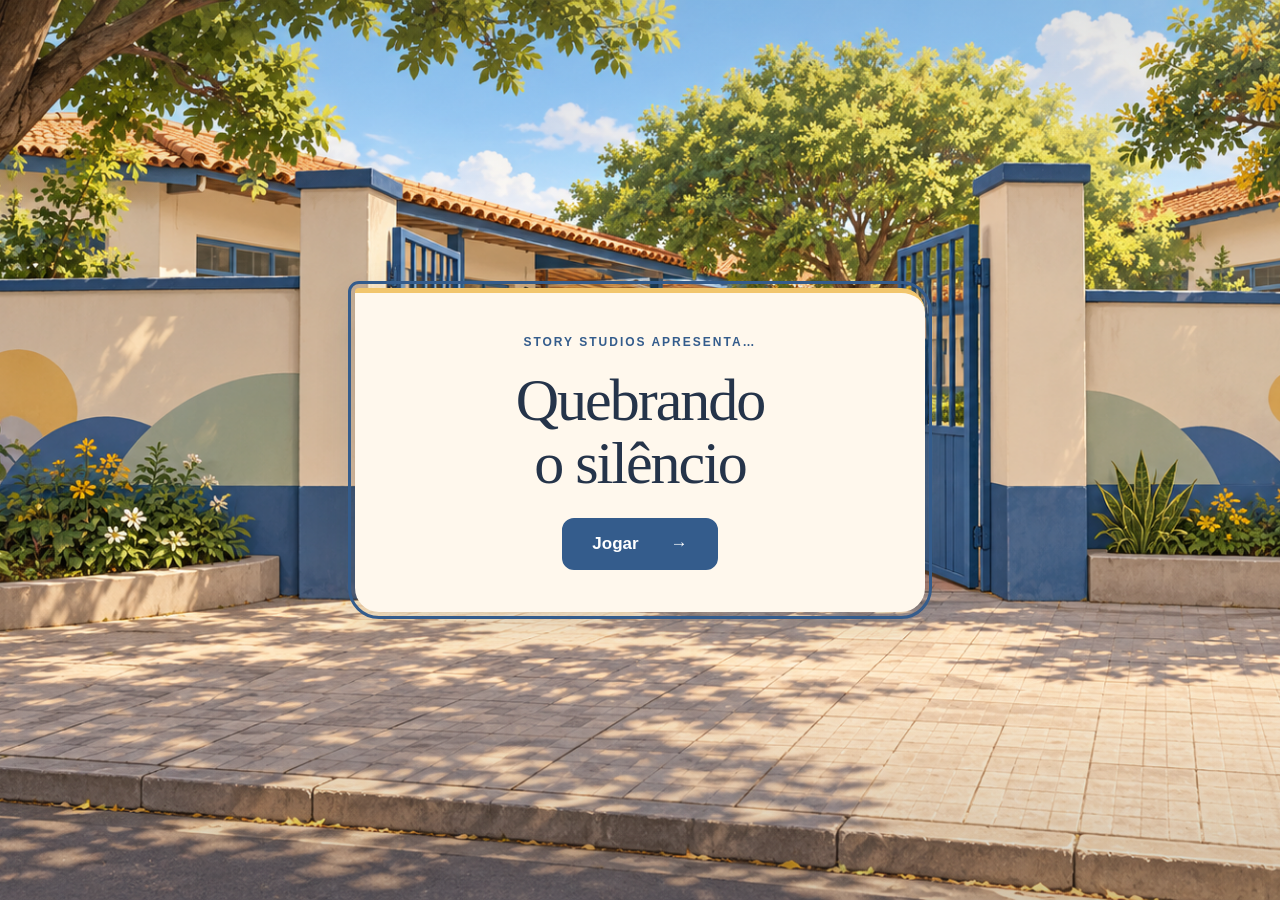
<file: jogo/index.html>
<!doctype html>
<html lang="pt-BR">
<head>
  <meta charset="utf-8">
  <meta name="viewport" content="width=device-width, initial-scale=1">
  <title>Quebrando o silêncio</title>
  <link rel="icon" type="image/png" href="assets/favicon.png">
  <link rel="stylesheet" href="style.css">
</head>
<body>
  <main class="stage" id="stage" aria-label="Composição da tela do jogo">
    <!-- Imagem de fundo do cenário -->
    <img class="background" id="scene-bg" src="assets/cenario-escola.png" alt="">

    <!-- Barra superior de identificação do local e controle de reinício -->
    <header class="scene-bar" id="scene-bar">
      <div class="scene-label">
        <small>CAPÍTULO 1</small>
        <strong id="scene-location">Uma história interativa</strong>
      </div>
      <button type="button" class="quiet" id="btn-reiniciar" style="display: none;">Reiniciar</button>
    </header>

    <!-- Personagem em destaque -->
    <img class="character" id="scene-char" src="assets/personagem-mae.png" alt="" style="display: none;">

    <!-- Caixa de diálogo com interlocutor, fala e escolhas -->
    <section class="dialogue" id="dialogue-box" aria-labelledby="dialogue-speaker" aria-describedby="speech-accessible" tabindex="-1" style="display: none;">
      <h2 class="speaker" id="dialogue-speaker">Mãe</h2>
      <p class="speech" id="dialogue-speech">
        <span class="sr-only" id="speech-accessible"></span>
        <span aria-hidden="true" id="speech-text"></span><span class="reveal-caret" id="speech-caret" aria-hidden="true">▌</span>
      </p>
      <div class="player-portrait" id="player-portrait" style="display: none;">
        <img id="player-portrait-img" src="" alt="">
        <span id="player-portrait-name"></span>
      </div>
      <div id="dialogue-interactive"></div>
      <p class="hint" id="dialogue-hint">Sua vez de escolher.</p>
    </section>

    <!-- Container dos painéis de tela (Início, Identificação, Introdução, Abertura e Fim) -->
    <div id="panel-container"></div>

    <!-- Modal de confirmação de reinício -->
    <div class="overlay" id="restart-modal" role="dialog" aria-modal="true" aria-labelledby="restart-title" style="display: none;">
      <section class="confirmation">
        <h1 class="panel-title" id="restart-title">Recomeçar o capítulo?</h1>
        <p class="lead">Você vai voltar ao início.</p>
        <div class="actions">
          <button class="quiet" type="button" id="btn-cancelar-reinicio">Continuar jogando</button>
          <button class="primary" type="button" id="btn-confirmar-reinicio">Recomeçar</button>
        </div>
      </section>
    </div>
  </main>

  <script src="game.js"></script>
<script src="capitulo-1.js"></script>
</body>
</html>
</file>
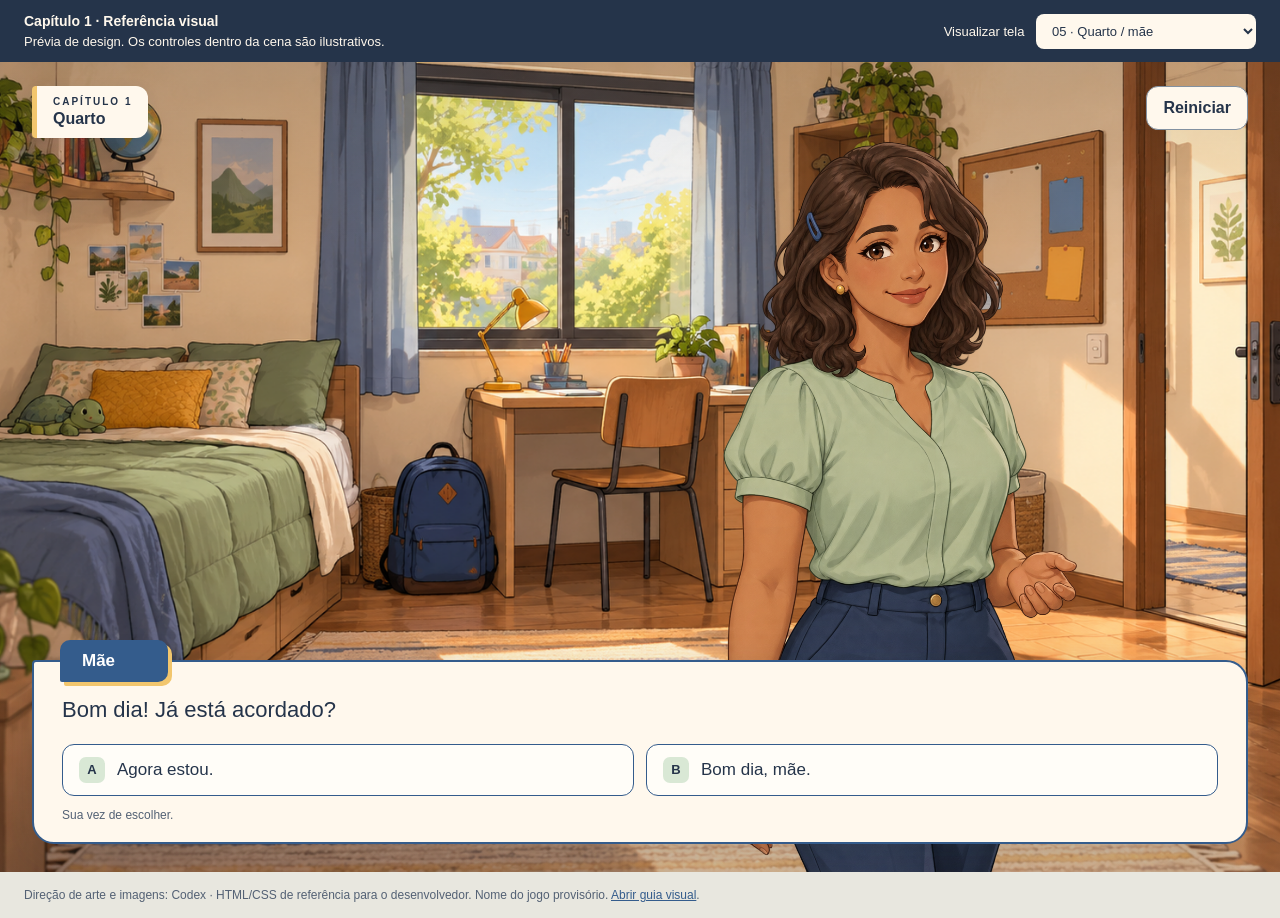
<file: design/PREVIA-VISUAL.html>
<!doctype html>
<html lang="pt-BR">
<head>
  <meta charset="utf-8">
  <meta name="viewport" content="width=device-width, initial-scale=1">
  <title>Capítulo 1 — Referência visual</title>
  <link rel="stylesheet" href="interface.css">
</head>
<body>
  <header class="preview-bar">
    <p><strong>Capítulo 1 · Referência visual</strong>Prévia de design. Os controles dentro da cena são ilustrativos.</p>
    <label for="screen">Visualizar tela
      <select id="screen">
        <option value="inicio">01 · Tela inicial</option>
        <option value="identificacao">02 · Identificação</option>
        <option value="erro">02b · Campo com erro</option>
        <option value="introducao">03 · Introdução</option>
        <option value="abertura">04 · Abertura do capítulo</option>
        <option value="quarto" selected>05 · Quarto / mãe</option>
        <option value="revelando">05b · Texto aparecendo</option>
        <option value="escolha">05c · Resposta selecionada</option>
        <option value="quarto2">06 · Segundo diálogo</option>
        <option value="quarto3">07 · Avançar diálogo</option>
        <option value="escola">08 · Escola / pai</option>
        <option value="fim">09 · Fim da demonstração</option>
        <option value="reiniciar">10 · Confirmar reinício</option>
      </select>
    </label>
  </header>
  <main class="stage" id="stage" aria-label="Composição da tela do jogo"></main>
  <footer class="preview-footer">Direção de arte e imagens: Codex · HTML/CSS de referência para o desenvolvedor. Nome do jogo provisório. <a href="GUIA-VISUAL.md">Abrir guia visual</a>.</footer>
  <script src="previa.js"></script>
</body>
</html>
</file>
<file: jogo/style.css>
/* Estilos do Capítulo 1 — Uma história de escolhas */
:root {
  --paper: #fff8ed;
  --ink: #25344a;
  --blue: #345c8c;
  --blue-deep: #24466e;
  --sage: #d9e8d5;
  --honey: #f2c66d;
  --border: #8291a1;
  --error: #9b3535;
  --muted: #536174;
  --surface: var(--paper);
  --text: var(--ink);
  --action: var(--blue);
  --action-hover: var(--blue-deep);
  --font-body: 'Trebuchet MS', Arial, sans-serif;
  --font-title: Georgia, 'Times New Roman', serif;
  --radius-panel: 22px;
  --radius-control: 12px;
  --shadow-panel: 0 12px 40px #17253426;
  --duration-fast: 150ms;
}

* {
  box-sizing: border-box;
}

html, body {
  margin: 0;
  padding: 0;
  background: #e8e7df;
  color: var(--text);
  font-family: var(--font-body);
  min-height: 100vh;
  overflow-x: hidden;
}

button, input, select {
  font: inherit;
}

button, a {
  -webkit-tap-highlight-color: transparent;
}

button {
  cursor: pointer;
}

button, input, select {
  transition: background-color var(--duration-fast), border-color var(--duration-fast), box-shadow var(--duration-fast);
}

:focus-visible {
  outline: 3px solid var(--blue);
  outline-offset: 4px;
}

/* Palco principal do jogo */
.stage {
  position: relative;
  isolation: isolate;
  width: min(100%, 1440px);
  height: min(100svh, 810px);
  min-height: 620px;
  margin-inline: auto;
  overflow: hidden;
  background: var(--sage);
}

/* Cenário ao fundo */
.background {
  position: absolute;
  z-index: -3;
  width: 100%;
  height: 100%;
  object-fit: cover;
  object-position: center;
  inset: 0;
  background-color: var(--sage);
  transition: opacity 200ms ease;
}

.stage::before {
  content: '';
  position: absolute;
  inset: 0;
  pointer-events: none;
  z-index: -2;
  background: linear-gradient(180deg, #1725341f, transparent 23%, transparent 75%, #17253430);
}

/* Barra superior da cena (local e reiniciar) */
.scene-bar {
  position: absolute;
  left: 32px;
  right: 32px;
  top: 24px;
  z-index: 3;
  display: flex;
  justify-content: space-between;
  align-items: flex-start;
  gap: 16px;
}

.scene-label {
  background: var(--paper);
  border-left: 5px solid var(--honey);
  border-radius: 4px 12px 12px 4px;
  box-shadow: 0 3px 14px #25344a15;
  padding: 10px 16px;
}

.scene-label small {
  display: block;
  font-size: 10px;
  font-weight: bold;
  letter-spacing: 2px;
  margin-bottom: 3px;
}

.scene-label strong {
  font-size: 16px;
}

.quiet {
  min-height: 44px;
  padding: 10px 16px;
  border: 1px solid var(--border);
  border-radius: var(--radius-control);
  background: var(--paper);
  color: var(--ink);
  font-weight: bold;
}

.quiet:hover {
  background: var(--sage);
}

/* Personagem em destaque */
.character {
  position: absolute;
  z-index: -1;
  height: 98%;
  width: auto;
  right: 10%;
  bottom: -7%;
  object-fit: contain;
  transition: opacity 200ms ease;
}

/* Caixa de diálogo */
.dialogue {
  position: absolute;
  left: 32px;
  right: 32px;
  bottom: 28px;
  padding: 32px 28px 20px;
  background: var(--paper);
  border: 2px solid var(--blue);
  border-radius: 4px var(--radius-panel) var(--radius-panel) var(--radius-panel);
  box-shadow: var(--shadow-panel);
}

.speaker {
  position: absolute;
  left: 26px;
  top: -22px;
  margin: 0;
  min-width: 108px;
  border-radius: 10px 10px 10px 2px;
  padding: 11px 22px;
  font-size: 17px;
  background: var(--blue);
  color: white;
  box-shadow: 4px 4px 0 var(--honey);
}

.speech {
  font-size: 22px;
  line-height: 1.45;
  margin: 0 0 18px;
  max-width: 1040px;
}

.choices {
  display: grid;
  grid-template-columns: 1fr 1fr;
  gap: 12px;
}

.choice {
  min-height: 52px;
  padding: 12px 16px;
  border: 1px solid var(--blue);
  color: var(--ink);
  background: #fffdf8;
  border-radius: var(--radius-control);
  text-align: left;
  display: flex;
  align-items: center;
  gap: 12px;
  font-size: 17px;
  line-height: 1.4;
}

.choice .letter {
  display: grid;
  place-items: center;
  flex: 0 0 26px;
  height: 26px;
  border-radius: 7px;
  background: var(--sage);
  color: var(--ink);
  font-weight: bold;
  font-size: 13px;
}

.choice:hover, .choice.is-hover {
  background: var(--sage);
}

.choice:active, .choice.is-selected {
  background: var(--blue);
  color: white;
}

.choice.is-selected .letter, .choice:active .letter {
  background: var(--paper);
  color: var(--blue);
}

.choice:disabled, .primary:disabled {
  background: #e4e4df;
  color: #59616b;
  border-color: var(--border);
  cursor: not-allowed;
}

/* A confirmação da escolha deve permanecer destacada mesmo com cliques bloqueados. */
.choice.is-selected:disabled, .primary.is-selected:disabled {
  background: var(--blue);
  color: white;
  border-color: var(--blue);
  transition: none;
}

.sr-only {
  position: absolute;
  width: 1px;
  height: 1px;
  padding: 0;
  margin: -1px;
  overflow: hidden;
  clip-path: inset(50%);
  white-space: nowrap;
  border: 0;
}

.hint {
  margin: 12px 0 0;
  font-size: 12px;
  color: var(--muted);
}

.primary {
  min-height: 52px;
  border: 2px solid var(--blue);
  border-radius: var(--radius-control);
  background: var(--blue);
  color: white;
  font-size: 17px;
  font-weight: bold;
  padding: 13px 28px;
  display: inline-flex;
  align-items: center;
  justify-content: center;
  gap: 32px;
}

.primary:hover {
  background: var(--blue-deep);
  border-color: var(--blue-deep);
}

.primary:active {
  background: var(--ink);
}

.actions {
  display: flex;
  justify-content: flex-end;
  gap: 12px;
}

/* Painéis de introdução, identificação, etc. */
.paper-panel {
  position: absolute;
  width: 480px;
  left: 6%;
  top: 50%;
  transform: translateY(-50%);
  padding: 42px;
  border-radius: 4px 24px 24px 24px;
  background: var(--paper);
  box-shadow: var(--shadow-panel);
  border-top: 5px solid var(--honey);
}

.eyebrow {
  margin: 0 0 20px;
  color: var(--blue);
  font-size: 12px;
  letter-spacing: 2px;
  font-weight: bold;
  text-transform: uppercase;
}

.game-title {
  font: normal 60px/1.04 var(--font-title);
  letter-spacing: -2px;
  margin: 0 0 24px;
}

.game-title em {
  color: var(--blue);
}

.lead {
  font-size: 18px;
  line-height: 1.6;
  margin: 0 0 26px;
}

.chapter-note {
  font-size: 12px;
  margin-top: 22px;
  color: var(--muted);
}

.panel-title {
  font: normal 36px/1.1 var(--font-title);
  margin: 0 0 24px;
  letter-spacing: -1px;
}

.field-label {
  font-size: 16px;
  display: block;
  margin-bottom: 8px;
  font-weight: bold;
}

.name-field {
  width: 100%;
  min-height: 52px;
  background: #fffdf8;
  border: 1px solid var(--border);
  border-radius: 10px;
  padding: 12px;
  color: var(--ink);
  margin-bottom: 20px;
}

.name-field[aria-invalid='true'] {
  border: 2px solid var(--error);
  margin-bottom: 8px;
}

.error-message {
  color: var(--error);
  margin: 0 0 18px;
  font-size: 14px;
  font-weight: bold;
}

fieldset {
  border: 0;
  padding: 0;
  margin: 0 0 24px;
}

legend {
  padding: 0;
  margin-bottom: 10px;
  font-size: 15px;
  font-weight: bold;
}

.radios {
  display: flex;
  gap: 12px;
}

.radio-choice {
  padding: 14px 12px;
  border: 1px solid var(--blue);
  border-radius: 10px;
  background: #fffdf8;
  display: flex;
  align-items: center;
  gap: 8px;
  flex: 1;
  min-height: 48px;
  cursor: pointer;
}

.radio-choice:has(input:checked) {
  background: var(--sage);
  outline: 1px solid var(--blue);
}

input[type='radio'] {
  accent-color: var(--blue);
  width: 17px;
  height: 17px;
  margin: 0;
}

.narration {
  width: 570px;
  padding: 34px;
}

.narration .lead {
  font-size: 17px;
  line-height: 1.55;
  margin-bottom: 14px;
}

.narration .panel-title {
  font-size: 32px;
  margin-bottom: 18px;
}

.center-panel {
  left: 50%;
  transform: translate(-50%, -50%);
  text-align: center;
  width: 480px;
}

.center-panel .eyebrow {
  margin-bottom: 14px;
}

.chapter-number {
  font: normal 80px/1 var(--font-title);
  color: var(--blue);
  margin: 12px 0 24px;
}

/* Overlay modal de reinício */
.overlay {
  position: absolute;
  z-index: 10;
  inset: 0;
  background: #17253480;
  display: grid;
  place-items: center;
  padding: 24px;
}

.confirmation {
  background: var(--paper);
  padding: 32px;
  max-width: 440px;
  width: 100%;
  border-radius: 20px;
  box-shadow: var(--shadow-panel);
}

.confirmation .panel-title {
  font-size: 30px;
}

.confirmation .lead {
  font-size: 16px;
}

.confirmation .actions {
  justify-content: flex-start;
  flex-wrap: wrap;
  gap: 12px;
}

.reveal-caret {
  color: var(--blue);
  font-weight: bold;
}

/* Responsividade móvel */
@media (max-width: 700px) {
  .stage {
    min-height: 720px;
    height: auto;
  }
  .scene-bar {
    left: 16px;
    right: 16px;
    top: 16px;
  }
  .scene-label {
    padding: 9px 12px;
  }
  .scene-label strong {
    font-size: 14px;
  }
  .quiet {
    font-size: 13px;
    padding: 10px 12px;
  }
  .character {
    height: 540px;
    right: calc(50% - 180px);
    bottom: auto;
    top: 70px;
  }
  .dialogue {
    position: relative;
    left: auto;
    right: auto;
    bottom: auto;
    margin: 400px 14px 20px;
    padding: 30px 18px 18px;
  }
  .speaker {
    left: 16px;
    font-size: 16px;
    padding: 10px 20px;
    min-width: 92px;
  }
  .speech {
    font-size: 18px;
    margin-bottom: 16px;
  }
  .choices {
    grid-template-columns: 1fr;
    gap: 10px;
  }
  .choice {
    font-size: 16px;
    padding: 12px;
    min-height: 50px;
  }
  .hint {
    font-size: 11px;
  }
  .paper-panel {
    position: relative;
    left: auto;
    top: auto;
    transform: none;
    width: auto;
    margin: 140px 20px 32px;
    padding: 30px 26px;
  }
  .game-title {
    font-size: 48px;
  }
  .lead {
    font-size: 16px;
  }
  .panel-title {
    font-size: 30px;
  }
  .narration {
    margin-top: 110px;
    padding: 26px;
  }
  .narration .lead {
    font-size: 16px;
  }
  .narration .choices {
    grid-template-columns: 1fr 1fr;
  }
  .radios {
    gap: 8px;
  }
  .radio-choice {
    font-size: 14px;
    padding: 12px 9px;
  }
  .center-panel {
    margin-top: 190px;
  }
  .background {
    object-position: 52% center;
  }
}

/* Acessibilidade — movimento reduzido */
@media (prefers-reduced-motion: reduce) {
  *, *::before, *::after {
    transition: none !important;
    animation: none !important;
    scroll-behavior: auto !important;
  }
}

/* Capítulos e diálogo: acabamento discreto, preservando as artes. */
.chapter-list {display:grid;gap:12px;margin-top:24px}
.chapter-card {display:grid;gap:7px;text-align:left;padding:16px 20px;border:1px solid #aaa49b;background:#fffdf7;color:#272727;border-radius:8px;font:inherit;cursor:pointer}
.chapter-card strong {font-size:20px}.chapter-card small,.chapter-card span {font-size:13px}
.chapter-card:disabled {color:#666;background:#e5e2dc;border-style:dashed;cursor:not-allowed}
.chapter-card:not(:disabled):hover {border-color:#345c8c;background:#edf2f7}
.chapter-card:focus-visible {outline:3px solid #345c8c;outline-offset:3px}
.dialogue {border-radius:10px;box-shadow:0 4px 20px #0002}
.dialogue::before {content:attr(data-location);display:block;font-size:13px;color:#625c55;margin-bottom:10px}
.dialogue .choices {grid-template-columns:1fr}
.choice {border-radius:6px}
.chapter-panel {max-height:calc(100dvh - 48px);overflow:auto}

/* Todas as caixas usam o centro do palco, inclusive durante as falas. */
.stage {width:100%;height:auto;min-height:100svh;display:grid;align-items:center;justify-items:center;overflow:visible;padding:110px 24px}
#panel-container {width:100%;max-width:570px}
#panel-container .paper-panel {position:relative;inset:auto;transform:none;margin:0 auto;width:100%;max-height:none;overflow:visible;text-align:center}
.stage:has(.start-panel), .stage:has(.chapter-panel) {padding:32px 24px}
.dialogue {position:relative;inset:auto;transform:none;margin:0;width:min(900px,100%);text-align:center;align-self:center;justify-self:center}
.dialogue .speaker {left:50%;transform:translateX(-50%);width:max-content;max-width:calc(100% - 32px)}
.dialogue .choice {justify-content:center;text-align:center}
.chapter-card,.confirmation {text-align:center}
.radios,.actions {justify-content:center}
.scene-bar {left:24px;right:24px;justify-content:center}
.scene-label {text-align:center;max-width:calc(100% - 190px)}
.scene-bar .quiet {position:absolute;right:0}
.overlay {min-height:100%;place-items:center}
@media(max-width:700px){.stage{padding:120px 16px 48px}.scene-bar{left:16px;right:16px}.scene-label{max-width:calc(100% - 140px)}.dialogue{padding:32px 18px 20px}.character{position:absolute}.paper-panel{padding:28px 22px}}

.player-portrait {display:flex;align-items:center;justify-content:center;gap:12px;margin:12px auto;font-weight:bold}
.player-portrait img {width:72px;height:80px;object-fit:cover;object-position:top;border-radius:12px;background:#e7e0d4}

/* Falas na base do cenário; menus continuam centralizados. */
.stage:has(#dialogue-box[style*="display: block"]) {padding:110px 24px 24px;align-items:end}
.stage #dialogue-box {align-self:end;margin:0 auto;position:relative;inset:auto;transform:none}
@media(max-width:700px){
 .stage:has(#dialogue-box[style*="display: block"]) {padding:160px 16px 16px}
 .stage #dialogue-box {margin:0 auto}
}
</file>
<file: design/interface.css>
/* Design de referência do capítulo 1. Reutilizar estes valores na implementação. */
:root {
  --paper: #fff8ed;
  --ink: #25344a;
  --blue: #345c8c;
  --blue-deep: #24466e;
  --sage: #d9e8d5;
  --honey: #f2c66d;
  --border: #8291a1;
  --error: #9b3535;
  --muted: #536174;
  --surface: var(--paper);
  --text: var(--ink);
  --action: var(--blue);
  --action-hover: var(--blue-deep);
  --font-body: 'Trebuchet MS', Arial, sans-serif;
  --font-title: Georgia, 'Times New Roman', serif;
  --radius-panel: 22px;
  --radius-control: 12px;
  --shadow-panel: 0 12px 40px #17253426;
  --duration-fast: 150ms;
}
* { box-sizing: border-box; }
body { margin: 0; color: var(--text); background: #e8e7df; font-family: var(--font-body); }
button, input, select { font: inherit; }
button, a { -webkit-tap-highlight-color: transparent; }
button { cursor: pointer; }
button, input, select { transition: background-color var(--duration-fast), border-color var(--duration-fast), box-shadow var(--duration-fast); }
:focus-visible { outline: 3px solid var(--blue); outline-offset: 4px; }
.preview-bar { min-height: 62px; padding: 10px 24px; background: var(--ink); color: var(--paper); display: flex; align-items: center; justify-content: space-between; gap: 16px; }
.preview-bar p { margin: 0; font-size: 13px; line-height: 1.5; }
.preview-bar strong { display: block; font-size: 14px; }
.preview-bar label { font-size: 13px; white-space: nowrap; }
.preview-bar select { margin-left: 8px; border-radius: 8px; padding: 9px 28px 9px 12px; background: var(--paper); color: var(--ink); border: 0; }
.preview-bar select:focus-visible { outline-color: var(--honey); }
.stage { position: relative; isolation: isolate; width: min(100%, 1440px); height: min(calc(100svh - 62px), 810px); min-height: 620px; margin-inline: auto; overflow: hidden; background: var(--sage); }
.background { position: absolute; z-index: -3; width: 100%; height: 100%; object-fit: cover; object-position: center; inset: 0; }
.stage::before { content: ''; position: absolute; inset: 0; pointer-events: none; z-index: -2; background: linear-gradient(180deg, #1725341f, transparent 23%, transparent 75%, #17253430); }
.scene-bar { position: absolute; left: 32px; right: 32px; top: 24px; z-index: 3; display: flex; justify-content: space-between; align-items: flex-start; gap: 16px; }
.scene-label { background: var(--paper); border-left: 5px solid var(--honey); border-radius: 4px 12px 12px 4px; box-shadow: 0 3px 14px #25344a15; padding: 10px 16px; }
.scene-label small { display: block; font-size: 10px; font-weight: bold; letter-spacing: 2px; margin-bottom: 3px; }
.scene-label strong { font-size: 16px; }
.quiet { min-height: 44px; padding: 10px 16px; border: 1px solid var(--border); border-radius: var(--radius-control); background: var(--paper); color: var(--ink); font-weight: bold; }
.quiet:hover { background: var(--sage); }
.character { position: absolute; z-index: -1; height: 98%; width: auto; right: 10%; bottom: -7%; object-fit: contain; }
.dialogue { position: absolute; left: 32px; right: 32px; bottom: 28px; padding: 32px 28px 20px; background: var(--paper); border: 2px solid var(--blue); border-radius: 4px var(--radius-panel) var(--radius-panel) var(--radius-panel); box-shadow: var(--shadow-panel); }
.speaker { position: absolute; left: 26px; top: -22px; margin: 0; min-width: 108px; border-radius: 10px 10px 10px 2px; padding: 11px 22px; font-size: 17px; background: var(--blue); color: white; box-shadow: 4px 4px 0 var(--honey); }
.speech { font-size: 22px; line-height: 1.45; margin: 0 0 18px; max-width: 1040px; }
.choices { display: grid; grid-template-columns: 1fr 1fr; gap: 12px; }
.choice { min-height: 52px; padding: 12px 16px; border: 1px solid var(--blue); color: var(--ink); background: #fffdf8; border-radius: var(--radius-control); text-align: left; display: flex; align-items: center; gap: 12px; font-size: 17px; line-height: 1.4; }
.choice .letter { display: grid; place-items: center; flex: 0 0 26px; height: 26px; border-radius: 7px; background: var(--sage); color: var(--ink); font-weight: bold; font-size: 13px; }
.choice:hover, .choice.is-hover { background: var(--sage); }
.choice:active, .choice.is-selected { background: var(--blue); color: white; }
.choice.is-selected .letter, .choice:active .letter { background: var(--paper); }
.choice:disabled, .primary:disabled { background: #e4e4df; color: #59616b; border-color: var(--border); cursor: not-allowed; }
.hint { margin: 12px 0 0; font-size: 12px; color: var(--muted); }
.primary { min-height: 52px; border: 2px solid var(--blue); border-radius: var(--radius-control); background: var(--blue); color: white; font-size: 17px; font-weight: bold; padding: 13px 28px; display: inline-flex; align-items: center; justify-content: center; gap: 32px; }
.primary:hover { background: var(--blue-deep); border-color: var(--blue-deep); }
.primary:active { background: var(--ink); }
.actions { display: flex; justify-content: flex-end; gap: 12px; }
.paper-panel { position: absolute; width: 480px; left: 6%; top: 50%; transform: translateY(-50%); padding: 42px; border-radius: 4px 24px 24px 24px; background: var(--paper); box-shadow: var(--shadow-panel); border-top: 5px solid var(--honey); }
.eyebrow { margin: 0 0 20px; color: var(--blue); font-size: 12px; letter-spacing: 2px; font-weight: bold; text-transform: uppercase; }
.game-title { font: normal 60px/1.04 var(--font-title); letter-spacing: -2px; margin: 0 0 24px; }
.game-title em { color: var(--blue); }
.lead { font-size: 18px; line-height: 1.6; margin: 0 0 26px; }
.chapter-note { font-size: 12px; margin-top: 22px; color: var(--muted); }
.panel-title { font: normal 36px/1.1 var(--font-title); margin: 0 0 24px; letter-spacing: -1px; }
.field-label { font-size: 16px; display: block; margin-bottom: 8px; font-weight: bold; }
.name-field { width: 100%; min-height: 52px; background: #fffdf8; border: 1px solid var(--border); border-radius: 10px; padding: 12px; color: var(--ink); margin-bottom: 20px; }
.name-field[aria-invalid='true'] { border: 2px solid var(--error); margin-bottom: 8px; }
.error-message { color: var(--error); margin: 0 0 18px; font-size: 14px; }
fieldset { border: 0; padding: 0; margin: 0 0 24px; }
legend { padding: 0; margin-bottom: 10px; font-size: 15px; font-weight: bold; }
.radios { display: flex; gap: 12px; }
.radio-choice { padding: 14px 12px; border: 1px solid var(--blue); border-radius: 10px; background: #fffdf8; display: flex; align-items: center; gap: 8px; flex: 1; min-height: 48px; cursor: pointer; }
.radio-choice:has(input:checked) { background: var(--sage); outline: 1px solid var(--blue); }
input[type='radio'] { accent-color: var(--blue); width: 17px; height: 17px; margin: 0; }
.narration { width: 570px; padding: 34px; }
.narration .lead { font-size: 17px; line-height: 1.55; margin-bottom: 14px; }
.narration .panel-title { font-size: 32px; margin-bottom: 18px; }
.center-panel { left: 50%; transform: translate(-50%, -50%); text-align: center; width: 480px; }
.center-panel .eyebrow { margin-bottom: 14px; }
.chapter-number { font: normal 80px/1 var(--font-title); color: var(--blue); margin: 12px 0 24px; }
.overlay { position: absolute; z-index: 5; inset: 0; background: #17253480; display: grid; place-items: center; padding: 24px; }
.confirmation { background: var(--paper); padding: 32px; max-width: 440px; border-radius: 20px; box-shadow: var(--shadow-panel); }
.confirmation .panel-title { font-size: 30px; }
.confirmation .lead { font-size: 16px; }
.confirmation .actions { justify-content: flex-start; flex-wrap: wrap; }
.reveal-caret { color: var(--blue); }
.preview-footer { max-width: 1440px; margin: auto; padding: 14px 24px; color: var(--muted); font-size: 12px; line-height: 1.5; }
.preview-footer a { color: var(--blue); }
@media (max-width: 700px) {
  .preview-bar { align-items: flex-start; flex-direction: column; gap: 8px; padding: 12px 16px; }
  .preview-bar p { font-size: 11px; }
  .preview-bar label { display: flex; align-items: center; justify-content: space-between; width: 100%; }
  .preview-bar select { max-width: 240px; flex: 1; }
  .stage { min-height: 720px; height: auto; }
  .scene-bar { left: 16px; right: 16px; top: 16px; }
  .scene-label { padding: 9px 12px; }
  .scene-label strong { font-size: 14px; }
  .quiet { font-size: 13px; padding: 10px 12px; }
  .character { height: 540px; right: calc(50% - 180px); bottom: auto; top: 70px; }
  .dialogue { position: relative; left: auto; right: auto; bottom: auto; margin: 400px 14px 20px; padding: 30px 18px 18px; }
  .speaker { left: 16px; font-size: 16px; padding: 10px 20px; min-width: 92px; }
  .speech { font-size: 18px; margin-bottom: 16px; }
  .choices { grid-template-columns: 1fr; gap: 10px; }
  .choice { font-size: 16px; padding: 12px; min-height: 50px; }
  .hint { font-size: 11px; }
  .paper-panel { position: relative; left: auto; top: auto; transform: none; width: auto; margin: 140px 20px 32px; padding: 30px 26px; }
  .game-title { font-size: 48px; }
  .lead { font-size: 16px; }
  .panel-title { font-size: 30px; }
  .narration { margin-top: 110px; padding: 26px; }
  .narration .lead { font-size: 16px; }
  .narration .choices { grid-template-columns: 1fr 1fr; }
  .radios { gap: 8px; }
  .radio-choice { font-size: 14px; padding: 12px 9px; }
  .center-panel { margin-top: 190px; }
  .background { object-position: 52% center; }
}
@media (prefers-reduced-motion: reduce) {
  *, *::before, *::after { transition: none !important; animation: none !important; scroll-behavior: auto !important; }
}
</file>
